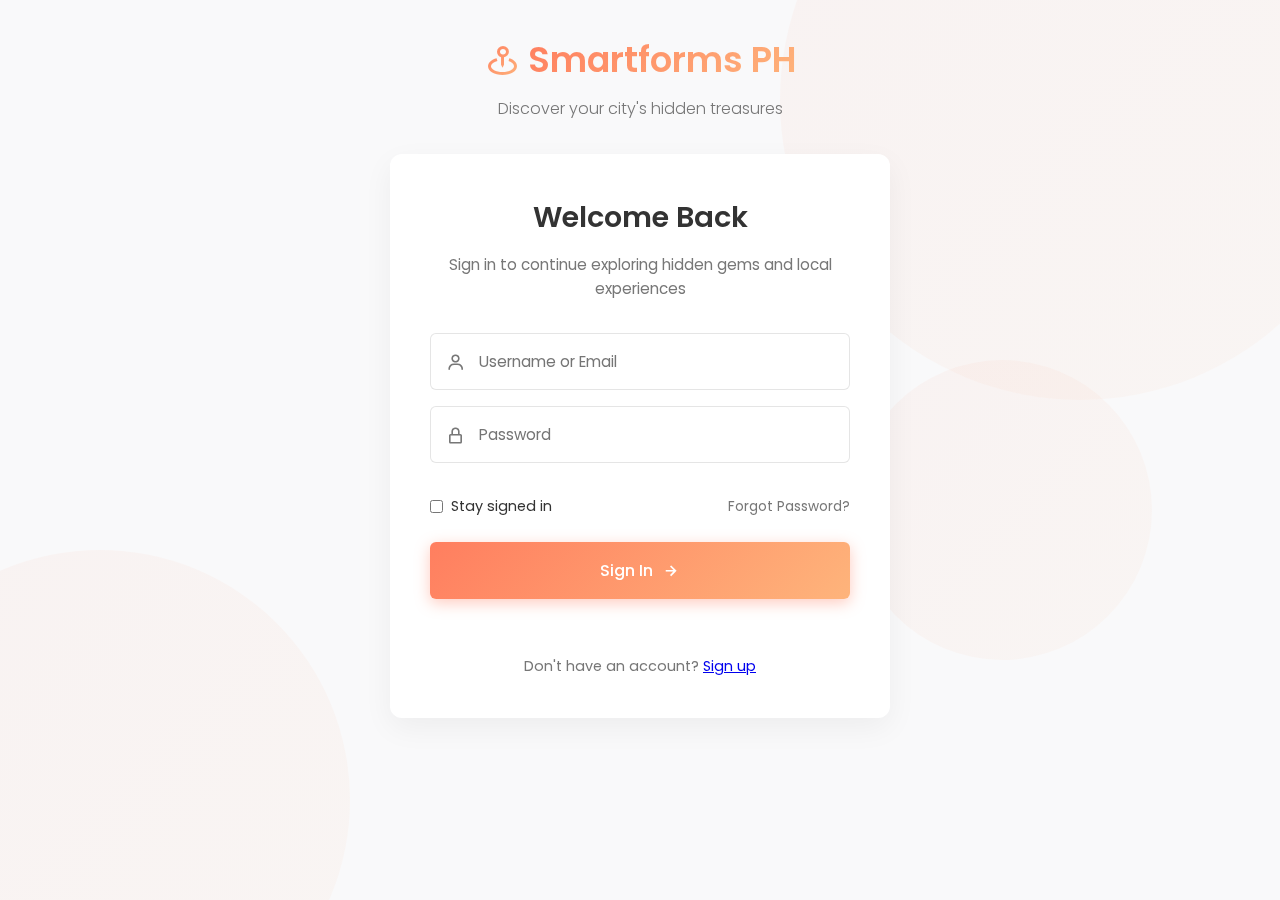
<file: index.html>
<!DOCTYPE html>
<html lang="en">
<head>
    <meta charset="utf-8">
    <meta name="viewport" content="width=device-width, initial-scale=1.0">
    <meta name="description" content="Login to Tung Tung Sahur - discover and share local hidden gems in your city">
    <title>Smartforms PH - Login</title>
    <link rel="stylesheet" href="styles.css">
    <link href='https://unpkg.com/boxicons@2.1.4/css/boxicons.min.css' rel='stylesheet'>
    <link href="https://fonts.googleapis.com/css2?family=Poppins:wght@300;400;500;600;700&display=swap" rel="stylesheet">
    <!-- Add preconnect for external resources -->
    <link rel="preconnect" href="https://unpkg.com">
    <link rel="preconnect" href="https://fonts.googleapis.com">
    <link rel="preconnect" href="https://fonts.gstatic.com" crossorigin>
</head>

<body>
    <div class="page-container">
        <!-- Background Elements -->
        <div class="background-elements">
            <div class="circle circle-1"></div>
            <div class="circle circle-2"></div>
            <div class="circle circle-3"></div>
        </div>
        
        <!-- Main Content -->
        <div class="container">
            <!-- Logo & Branding -->
            <div class="branding">
                <div class="logo">
                    <i class='bx bx-map-pin'></i>
                    <h1>Smartforms PH</h1>
                </div>
                <p class="tagline">Discover your city's hidden treasures</p>
            </div>

            <!-- Message container for errors and success messages -->
            <div id="message-container" class="message-container" role="alert" aria-live="assertive"></div>
            
            <!-- Login Section -->
            <section id="login-section" class="form-section">
                <h2>Welcome Back</h2>
                <p class="section-intro">Sign in to continue exploring hidden gems and local experiences</p>
                
                <form id="login-form" method="POST" class="animated-form">
                    <div class="form-group">
                        <div class="input-login">
                            <input type="text" id="loginUsername" placeholder="Username or Email" name="loginUsername" required autocomplete="username">
                            <i class='bx bx-user'></i>
                        </div>
                    </div>
                    
                    <div class="form-group">
                        <div class="input-login password-wrap">
                            <input type="password" id="loginPassword" placeholder="Password" name="loginPassword" autocomplete="current-password" required>
                            <i class='bx bx-lock-alt'></i>
                        </div>
                    </div>
                    
                    <div class="form-options">
                        <div class="checkbox-wrapper">
                            <input type="checkbox" id="staySignedIn" name="staySignedIn">
                            <label for="staySignedIn">Stay signed in</label>
                        </div>
                        <a href="#" class="forgot-password">Forgot Password?</a>
                    </div>
                    
                    <button type="submit" class="btn btn-gradient">
                        <span>Sign In</span>
                        <i class='bx bx-right-arrow-alt'></i>
                    </button>
                    
                    <div class="form-footer">
                        <p>Don't have an account? <a href="register.html" class="register">Sign up</a></p>
                    </div>
                </form>
            </section>
        </div>
    </div>

    <script src="script.js" defer></script>
</body>
</html>
</file>
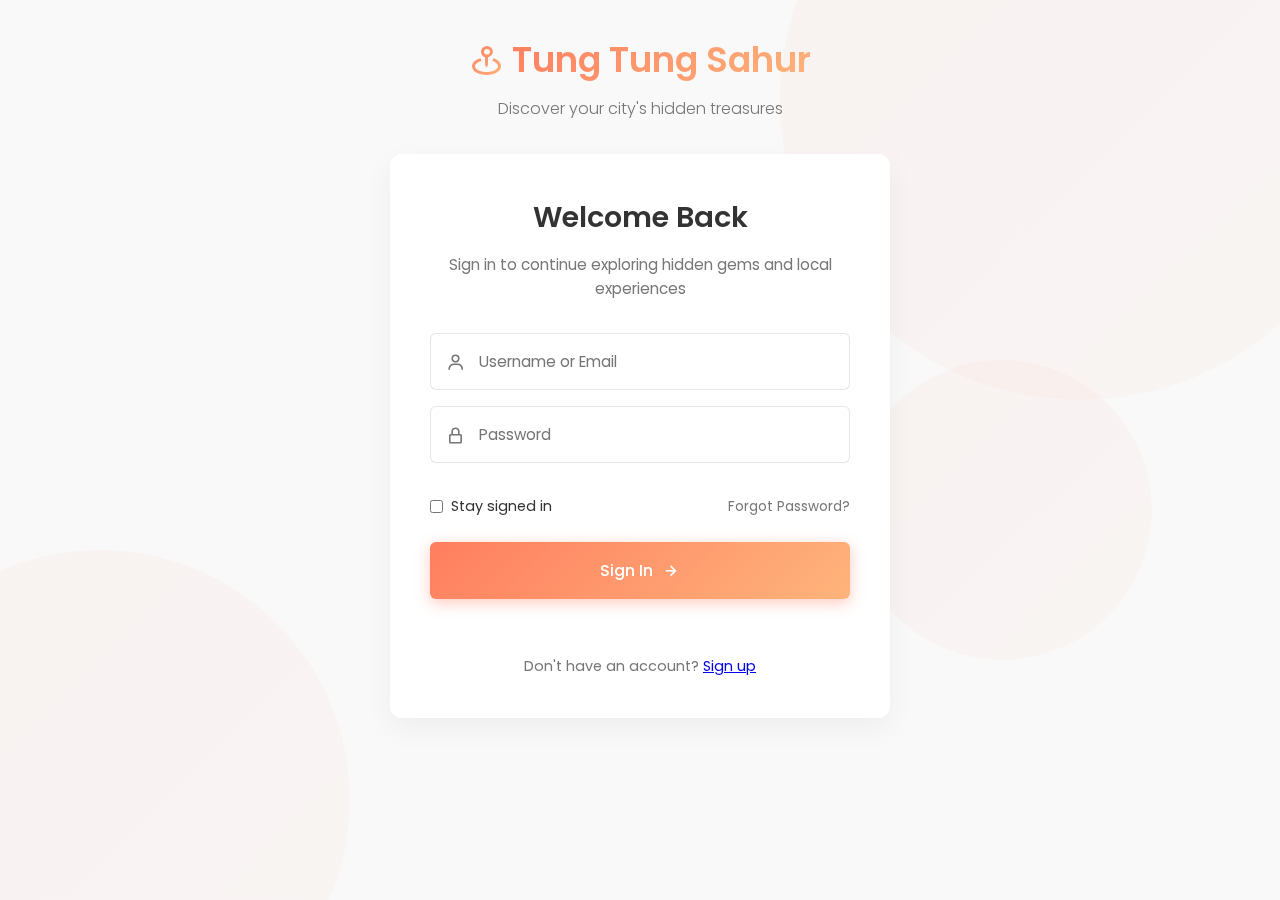
<file: login.html>
<!DOCTYPE html>
<html lang="en">
<head>
    <meta charset="utf-8">
    <meta name="viewport" content="width=device-width, initial-scale=1.0">
    <meta name="description" content="Login to Tung Tung Sahur - discover and share local hidden gems in your city">
    <title>Tung Tung Sahur - Login</title>
    <link rel="stylesheet" href="styles.css">
    <link href='https://unpkg.com/boxicons@2.1.4/css/boxicons.min.css' rel='stylesheet'>
    <link href="https://fonts.googleapis.com/css2?family=Poppins:wght@300;400;500;600;700&display=swap" rel="stylesheet">
    <!-- Add preconnect for external resources -->
    <link rel="preconnect" href="https://unpkg.com">
    <link rel="preconnect" href="https://fonts.googleapis.com">
    <link rel="preconnect" href="https://fonts.gstatic.com" crossorigin>
</head>

<body>
    <div class="page-container">
        <!-- Background Elements -->
        <div class="background-elements">
            <div class="circle circle-1"></div>
            <div class="circle circle-2"></div>
            <div class="circle circle-3"></div>
        </div>
        
        <!-- Main Content -->
        <div class="container">
            <!-- Logo & Branding -->
            <div class="branding">
                <div class="logo">
                    <i class='bx bx-map-pin'></i>
                    <h1>Tung Tung Sahur</h1>
                </div>
                <p class="tagline">Discover your city's hidden treasures</p>
            </div>

            <!-- Message container for errors and success messages -->
            <div id="message-container" class="message-container" role="alert" aria-live="assertive"></div>
            
            <!-- Login Section -->
            <section id="login-section" class="form-section">
                <h2>Welcome Back</h2>
                <p class="section-intro">Sign in to continue exploring hidden gems and local experiences</p>
                
                <form id="login-form" method="POST" class="animated-form">
                    <div class="form-group">
                        <div class="input-login">
                            <input type="text" id="loginUsername" placeholder="Username or Email" name="loginUsername" required autocomplete="username">
                            <i class='bx bx-user'></i>
                        </div>
                    </div>
                    
                    <div class="form-group">
                        <div class="input-login password-wrap">
                            <input type="password" id="loginPassword" placeholder="Password" name="loginPassword" autocomplete="current-password" required>
                            <i class='bx bx-lock-alt'></i>
                        </div>
                    </div>
                    
                    <div class="form-options">
                        <div class="checkbox-wrapper">
                            <input type="checkbox" id="staySignedIn" name="staySignedIn">
                            <label for="staySignedIn">Stay signed in</label>
                        </div>
                        <a href="#" class="forgot-password">Forgot Password?</a>
                    </div>
                    
                    <button type="submit" class="btn btn-gradient">
                        <span>Sign In</span>
                        <i class='bx bx-right-arrow-alt'></i>
                    </button>
                    
                    <div class="form-footer">
                        <p>Don't have an account? <a href="register.html" class="register">Sign up</a></p>
                    </div>
                </form>
            </section>
        </div>
    </div>

    <script src="script.js" defer></script>
</body>
</html>
</file>
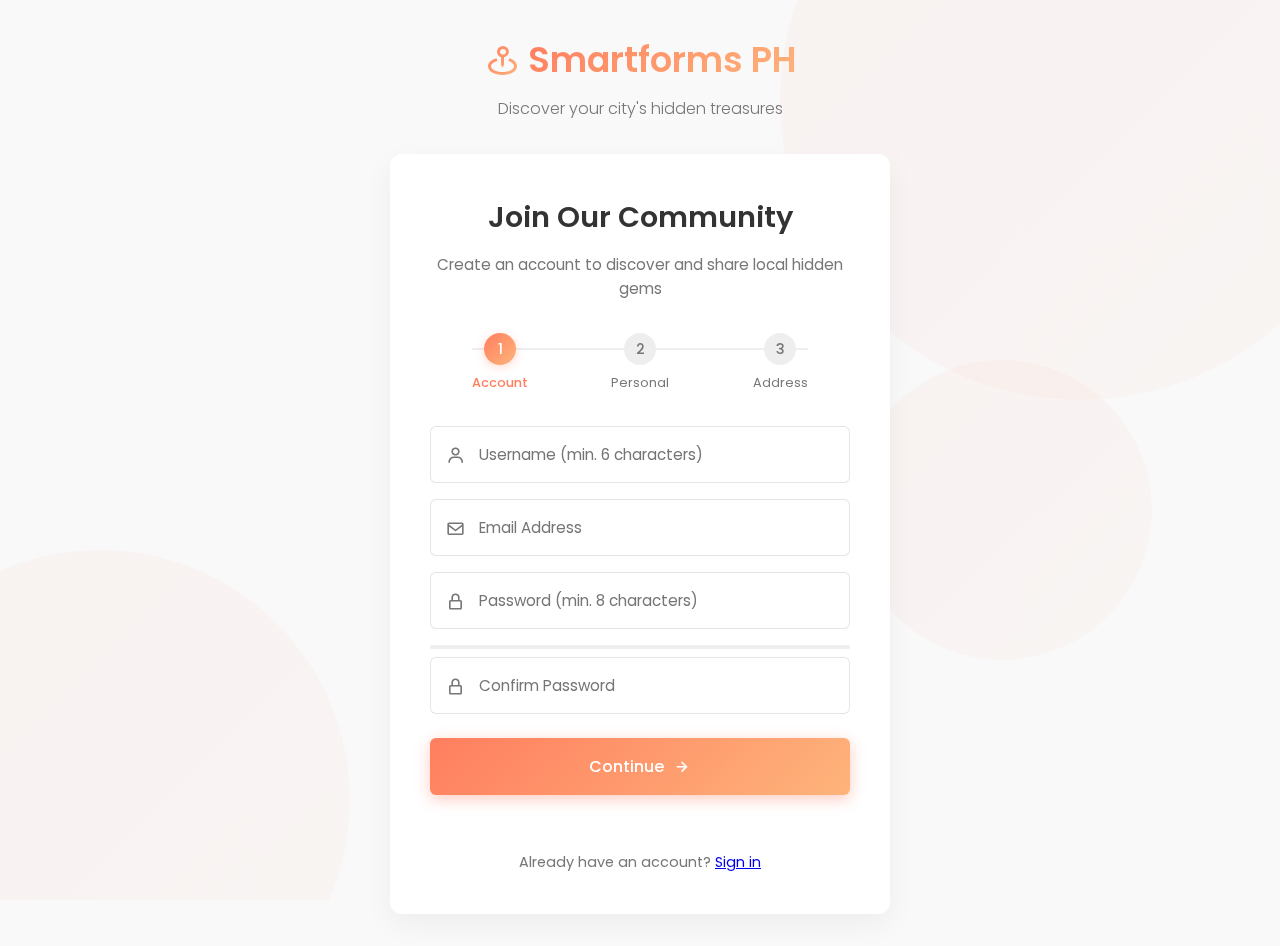
<file: register.html>
<!DOCTYPE html>
<html lang="en">
<head>
    <meta charset="utf-8">
    <meta name="viewport" content="width=device-width, initial-scale=1.0">
    <meta name="description" content="Sign up for Smartforms PH - discover and share local hidden gems in your city">
    <title>Smartforms PH - Register</title>
    <link rel="stylesheet" href="styles.css">
    <link href='https://unpkg.com/boxicons@2.1.4/css/boxicons.min.css' rel='stylesheet'>
    <link href="https://fonts.googleapis.com/css2?family=Poppins:wght@300;400;500;600;700&display=swap" rel="stylesheet">
    <!-- Add preconnect for external resources -->
    <link rel="preconnect" href="https://unpkg.com">
    <link rel="preconnect" href="https://fonts.googleapis.com">
    <link rel="preconnect" href="https://fonts.gstatic.com" crossorigin>
</head>

<body>
    <div class="page-container">
        <!-- Background Elements -->
        <div class="background-elements">
            <div class="circle circle-1"></div>
            <div class="circle circle-2"></div>
            <div class="circle circle-3"></div>
        </div>
        
        <!-- Main Content -->
        <div class="container">
            <!-- Logo & Branding -->
            <div class="branding">
                <div class="logo">
                    <i class='bx bx-map-pin'></i>
                    <h1>Smartforms PH</h1>
                </div>
                <p class="tagline">Discover your city's hidden treasures</p>
            </div>

            <!-- Message container for errors and success messages -->
            <div id="message-container" class="message-container" role="alert" aria-live="assertive"></div>
            
            <!-- Register Section -->
            <section id="register-section" class="form-section">
                <h2>Join Our Community</h2>
                <p class="section-intro">Create an account to discover and share local hidden gems</p>
                
                <div class="progress-indicator">
                    <div class="progress-step active" data-step="1">
                        <div class="step-number">1</div>
                        <span class="step-label">Account</span>
                    </div>
                    <div class="progress-step" data-step="2">
                        <div class="step-number">2</div>
                        <span class="step-label">Personal</span>
                    </div>
                    <div class="progress-step" data-step="3">
                        <div class="step-number">3</div>
                        <span class="step-label">Address</span>
                    </div>
                </div>
                
                <form id="register-form" action="register.php" method="POST" class="multi-step-form animated-form">
                    
                    <!-- Step 1: Account Info -->
                    <div class="form-step" id="step-1">
                        <div class="form-group">
                            <div class="input-register">
                                <input type="text" id="username" name="username" placeholder="Username (min. 6 characters)" required minlength="6" autocomplete="username">
                                <i class='bx bx-user'></i>
                            </div>
                        </div>
                        
                        <div class="form-group">
                            <div class="input-register">
                                <input type="email" id="email" name="email" placeholder="Email Address" required autocomplete="email">
                                <i class='bx bx-envelope'></i>
                            </div>
                        </div>
                        
                        <div class="form-group">
                            <div class="input-register password-wrap">
                                <input type="password" id="password" name="password" placeholder="Password (min. 8 characters)" minlength="8" required autocomplete="new-password">
                                <i class='bx bx-lock-alt'></i>
                            </div>

                            <div class="password-strength">
                                <div class="strength-meter">
                                    <div class="strength-meter-fill" id="strength-meter-fill"></div>
                                </div>
                                <div id="password-feedback" class="feedback-msg"></div>
                            </div>
                        </div>
                        
                        <div class="form-group">
                            <div class="input-register password-wrap">
                                <input type="password" id="confirmPassword" name="confirmPassword" placeholder="Confirm Password" required autocomplete="new-password">
                                <i class='bx bx-lock-alt'></i>
                            </div>
                        </div>
                        
                        <div class="form-navigation">
                            <button type="button" class="btn btn-gradient next-step" data-next="2">
                                <span>Continue</span>
                                <i class='bx bx-right-arrow-alt'></i>
                            </button>
                        </div>
                    </div>
                    
                    <!-- Step 2: Personal Info -->
                    <div class="form-step" id="step-2" style="display: none;">
                        <div class="form-row">
                            <div class="form-group">
                                <div class="input-register">
                                    <input type="text" id="lastName" name="lastName" placeholder="Last Name" required autocomplete="family-name">
                                    <i class='bx bx-user'></i>
                                </div>
                            </div>
                            <div class="form-group">
                                <div class="input-register">
                                    <input type="text" id="firstName" name="firstName" placeholder="First Name" required autocomplete="given-name">
                                    <i class='bx bx-user'></i>
                                </div>
                            </div>
                        </div>
                        
                        <div class="form-row">
                            <div class="form-group">
                                <div class="input-register">
                                    <input type="text" id="middleName" name="middleName" placeholder="Middle Name" autocomplete="additional-name">
                                    <i class='bx bx-user'></i>
                                </div>
                            </div>
                            <div class="form-group">
                                <div class="input-register">
                                    <input type="text" id="suffix" name="suffix" placeholder="Suffix (Jr/Sr/I/II/III)">
                                    <i class='bx bx-id-card'></i>
                                </div>
                            </div>
                        </div>

                        <div class="form-row"></div>
                            <div class="form-group">
                                <div class="input-register">
                                    <input type="tel" id="phone" name="phone" placeholder="Phone Number (09123456789)" pattern="[0-9]{11}" minlength="11" maxlength="11" required autocomplete="tel">
                                    <i class='bx bx-phone'></i>
                                </div>
                            </div>

                            <div class="form-group">
                                <div class="input-register">
                                    <input type="date" id="dob" name="dob" placeholder="Date of Birth" required>
                                    <i class='bx bx-calendar'></i>
                                </div>
                            </div>
                        
                        <div class="form-navigation">
                            <button type="button" class="btn btn-outline prev-step" data-prev="1">
                                <i class='bx bx-left-arrow-alt'></i>
                                <span>Back</span>
                            </button>
                            <button type="button" class="btn btn-gradient next-step" data-next="3">
                                <span>Continue</span>
                                <i class='bx bx-right-arrow-alt'></i>
                            </button>
                        </div>
                    </div>
                    
                    <!-- Step 3: Address -->
                    <div class="form-step" id="step-3" style="display: none;">
                        <div class="form-group">
                            <div class="input-register">
                                <select id="select-region" name="select_region" required>
                                    <option value="" disabled selected>Select Region</option>
                                </select>
                                <i class='bx bx-map'></i>
                            </div>
                        </div>

                        <div class="form-group">
                            <div class="input-register">
                                <select id="region-province" name="region_province" required>
                                    <option value="" disabled selected>Select Province</option>
                                </select>
                                <i class='bx bx-map-alt'></i>
                            </div>
                        </div>

                        <div class="form-group">
                            <div class="input-register">
                                <select id="province-cities" name="province_cities" required>
                                    <option value="" disabled selected>Select City</option>
                                </select>
                                <i class='bx bx-building-house'></i>
                            </div>
                        </div>

                        <div class="form-group">
                            <div class="input-register">
                                <select id="cities-barangay" name="cities_barangay" required>
                                    <option value="" disabled selected>Select Barangay</option>
                                </select>
                                <i class='bx bx-home'></i>
                            </div>
                        </div>
                        <div class="form-group">
                            <div class="input-register">
                                <input type="text" id="building" name="building" placeholder="House/Building No." required autocomplete="address-line1">
                                <i class='bx bx-building'></i>
                            </div>
                        </div>
                        <div class="form-group">
                            <div class="input-register">
                                <input type="text" id="street" name="street" placeholder="Street Name" required autocomplete="address-line2">
                                <i class='bx bx-street-view'></i>
                            </div>
                        </div>

                        <div class="form-group">
                            <div class="input-register">
                                <input type="text" id="zip" name="zip" placeholder="ZIP Code" required pattern="[0-9]*" autocomplete="postal-code">
                                <i class='bx bx-code-alt'></i>
                            </div>
                        </div>
                        
                        <div class="form-options">
                            <div class="checkbox-wrapper">
                                <input type="checkbox" id="regAgreeTerms" name="regAgreeTerms" required>
                                <label for="regAgreeTerms">I agree to the <a href="#">Terms & Conditions</a> and <a href="#">Privacy Policy</a></label>
                            </div>
                        </div>
                        
                        <div class="form-navigation">
                            <button type="button" class="btn btn-outline prev-step" data-prev="2">
                                <i class='bx bx-left-arrow-alt'></i>
                                <span>Back</span>
                            </button>
                            <button type="submit" class="btn btn-gradient">
                                <span>Create Account</span>
                                <i class='bx bx-check'></i>
                            </button>
                        </div>
                    </div>
                    
                    <div class="form-footer">
                        <p>Already have an account? <a href="login.html" class="login">Sign in</a></p>
                    </div>
                </form>
            </section>
        </div>
    </div>

    <script src="script.js" defer></script>
</body>
</html>
</file>
<file: styles.css>
/* ========== VARIABLES ========== */
:root {
  --primary-gradient: linear-gradient(135deg, #ff7e5f 0%, #feb47b 100%);
  --secondary-gradient: linear-gradient(135deg, #ff9a9e 0%, #fad0c4 100%);
  --accent-color: #ff7e5f;
  --text-color: #333;
  --text-light: #777;
  --background-light: #fff;
  --background-off: #f9f9fa;
  --shadow-soft: 0 10px 30px rgba(0, 0, 0, 0.05);
  --shadow-medium: 0 15px 35px rgba(0, 0, 0, 0.1);
  --radius-sm: 6px;
  --radius-md: 12px;
  --radius-lg: 24px;
  --transition: all 0.3s ease;
  --font-family: 'Poppins', sans-serif;
  
  /* Status colors */
  --success-color: #4caf50;
  --error-color: #ff4d4d;
  --warning-color: #ffa500;
}

/* ========== RESET & BASE ========== */
*, *::before, *::after {
  margin: 0;
  padding: 0;
  box-sizing: border-box;
}

body {
  font-family: var(--font-family);
  color: var(--text-color);
  background-color: var(--background-off);
  line-height: 1.6;
  overflow-x: hidden;
}

/* ========== BACKGROUND ELEMENTS ========== */
.background-elements {
  position: fixed;
  top: 0;
  left: 0;
  width: 100%;
  height: 100%;
  z-index: -1;
  overflow: hidden;
}

.circle {
  position: absolute;
  border-radius: 50%;
  background: var(--primary-gradient);
  opacity: 0.05;
}

.circle-1 {
  width: 600px;
  height: 600px;
  top: -200px;
  right: -100px;
  animation: float 15s infinite alternate ease-in-out;
}

.circle-2 {
  width: 500px;
  height: 500px;
  bottom: -150px;
  left: -150px;
  animation: float 20s infinite alternate-reverse ease-in-out;
}

.circle-3 {
  width: 300px;
  height: 300px;
  top: 40%;
  right: 10%;
  animation: float 18s infinite alternate ease-in-out;
}

/* ========== ANIMATIONS ========== */
@keyframes float {
  0% { transform: translate(0, 0) rotate(0deg); }
  100% { transform: translate(20px, 20px) rotate(10deg); }
}

@keyframes fadeIn {
  from { opacity: 0; transform: translateY(-10px); }
  to { opacity: 1; transform: translateY(0); }
}

@keyframes shake {
  0%, 100% { transform: translateX(0); }
  20%, 60% { transform: translateX(-5px); }
  40%, 80% { transform: translateX(5px); }
}

/* ========== LAYOUT ========== */
.page-container {
  display: flex;
  flex-direction: column;
  min-height: 100vh;
  padding: 2rem;
  position: relative;
}

.container {
  max-width: 1200px;
  width: 100%;
  margin: 0 auto;
  display: flex;
  flex-direction: column;
  align-items: center;
  justify-content: center;
}

/* ========== BRANDING & LOGO ========== */
.branding {
  text-align: center;
  margin-bottom: 2rem;
}

.logo {
  display: flex;
  align-items: center;
  justify-content: center;
  margin-bottom: 0.5rem;
}

.logo i {
  font-size: 2.2rem;
  margin-right: 0.5rem;
  background: var(--primary-gradient);
  background-clip: text;
  -webkit-text-fill-color: transparent;
}

.logo h1 {
  font-size: 2.2rem;
  font-weight: 600;
  background: var(--primary-gradient);
  background-clip: text;
  -webkit-text-fill-color: transparent;
}

.tagline {
  font-size: 1rem;
  color: var(--text-light);
  font-weight: 300;
}

/* ========== FORMS ========== */
.form-section {
  background-color: var(--background-light);
  padding: 2.5rem;
  border-radius: var(--radius-md);
  box-shadow: var(--shadow-soft);
  width: 100%;
  max-width: 500px;
  margin: 0 auto;
  position: relative;
  overflow: hidden;
  transition: var(--transition);
}

.form-section h2 {
  font-size: 1.8rem;
  font-weight: 600;
  margin-bottom: 0.8rem;
  text-align: center;
}

.section-intro {
  text-align: center;
  color: var(--text-light);
  margin-bottom: 2rem;
  font-size: 0.95rem;
}

.animated-form {
  display: flex;
  flex-direction: column;
  gap: 1.5rem;
  animation: fadeIn 0.5s ease;
}

.form-group {
  position: relative;
}

.form-row {
  display: grid;
  grid-template-columns: 1fr 1fr;
  gap: 1rem;
}

.input-login {
  position: relative;
  display: flex;
  margin-bottom: -0.5rem;
}

.input-login  i {
  position: absolute;
  color: var(--text-light);
  font-size: 1.2rem;
  left: 1rem;
  top: 35%;
  transition: var(--transition);
  pointer-events: none;

}

.input-register {
  position: relative;
  display: flex;
  margin-bottom: 1rem;
}

.input-register i {
  position: absolute;
  color: var(--text-light);
  font-size: 1.2rem;
  left: 1rem;
  top: 35%;
  transition: var(--transition);
  pointer-events: none;
}

/* Password input styles */
.password-wrap {
  position: relative;
}

.toggle-password {
  position: absolute;
  right: 1rem;
  top: 50%;
  transform: translateY(-50%);
  cursor: pointer;
  color: var(--text-light);
  transition: var(--transition);
}

.toggle-password:hover {
  color: var(--accent-color);
}

/* Form inputs */
input, select {
  width: 100%;
  padding: 1rem 1rem 1rem 3rem;
  border: 1px solid rgba(0, 0, 0, 0.1);
  border-radius: var(--radius-sm);
  font-family: var(--font-family);
  font-size: 0.95rem;
  background-color: #fff;
  transition: var(--transition);
}

input:focus, select:focus {
  outline: none;
  border-color: var(--accent-color);
  box-shadow: 0 0 0 3px rgba(255, 126, 95, 0.1);
  transform: translateY(-2px);
}

input:focus + i {
  color: var(--accent-color);
}

/* Custom select styling */
select {
  -webkit-appearance: none;
  -moz-appearance: none;
  appearance: none;
  background-image: url("data:image/svg+xml,%3Csvg xmlns='http://www.w3.org/2000/svg' width='24' height='24' viewBox='0 0 24 24' fill='none' stroke='%23777' stroke-width='2' stroke-linecap='round' stroke-linejoin='round'%3E%3Cpolyline points='6 9 12 15 18 9'%3E%3C/polyline%3E%3C/svg%3E");
  background-repeat: no-repeat;
  background-position: right 1rem center;
  background-size: 1rem;
  padding-right: 2.5rem;
}

/* Validation styles */
.input-error {
  border-color: var(--error-color) !important;
  animation: shake 0.5s linear;
}

/* Password strength meter */
.password-strength {
  margin-top: 0.5rem;
}

.strength-meter {
  height: 4px;
  background-color: #eee;
  border-radius: 2px;
  margin-bottom: 0.5rem;
}

.strength-meter-fill {
  height: 100%;
  border-radius: 2px;
  width: 0;
  transition: var(--transition);
}

.feedback-msg {
  font-size: 0.8rem;
  color: var(--text-light);
}

.feedback-msg.valid {
  color: var(--success-color);
}

/* Form options */
.form-options {
  display: flex;
  justify-content: space-between;
  align-items: center;
  margin-top: 1rem;
  font-size: 0.9rem;
}

.checkbox-wrapper {
  display: flex;
  align-items: center;
  gap: 0rem;
}

.checkbox-wrapper input[type="checkbox"] {
  width: auto;
  margin-right: 0.5rem;
  accent-color: var(--accent-color);
}

.forgot-password {
  color: var(--text-light);
  font-size: 0.85rem;
  text-decoration: none;
  transition: var(--transition);
}

.forgot-password:hover {
  color: var(--accent-color);
}

/* ========== BUTTONS ========== */
.btn {
  display: flex;
  align-items: center;
  justify-content: center;
  gap: 0.5rem;
  padding: 1rem;
  border: none;
  border-radius: var(--radius-sm);
  font-family: var(--font-family);
  font-size: 1rem;
  font-weight: 500;
  cursor: pointer;
  transition: var(--transition);
  width: 100%;
}

.btn-gradient {
  background: var(--primary-gradient);
  color: white;
  box-shadow: 0 4px 15px rgba(255, 126, 95, 0.4);
}

.btn-gradient:hover {
  box-shadow: 0 8px 20px rgba(255, 126, 95, 0.6);
  transform: translateY(-2px);
}

.btn-gradient:active {
  transform: translateY(0);
}

.btn-outline {
  background-color: transparent;
  border: 1px solid rgba(0, 0, 0, 0.1);
  color: var(--text-light);
}

.btn-outline:hover {
  border-color: var(--accent-color);
  color: var(--accent-color);
}

.btn i {
  font-size: 1.2rem;
  transition: var(--transition);
}

.btn:hover i {
  transform: translateX(4px);
}

.btn-outline:hover i {
  transform: translateX(-4px);
}

.form-footer {
  text-align: center;
  margin-top: 2rem;
  font-size: 0.9rem;
  color: var(--text-light);
}

/* ========== PROGRESS INDICATOR ========== */
.progress-indicator {
  display: flex;
  justify-content: space-between;
  margin-bottom: 2rem;
  position: relative;
}

.progress-indicator::before {
  content: '';
  position: absolute;
  top: 15px;
  left: 10%;
  right: 10%;
  height: 2px;
  background-color: #eee;
  z-index: 0;
}

.progress-step {
  display: flex;
  flex-direction: column;
  align-items: center;
  position: relative;
  z-index: 1;
  flex: 1;
}

.step-number {
  display: flex;
  align-items: center;
  justify-content: center;
  width: 32px;
  height: 32px;
  border-radius: 50%;
  background-color: #eee;
  color: var(--text-light);
  font-size: 0.9rem;
  font-weight: 500;
  margin-bottom: 0.5rem;
  transition: var(--transition);
}

.step-label {
  font-size: 0.8rem;
  color: var(--text-light);
  transition: var(--transition);
}

.progress-step.active .step-number {
  background: var(--primary-gradient);
  color: white;
  box-shadow: 0 2px 10px rgba(255, 126, 95, 0.3);
}

.progress-step.active .step-label {
  color: var(--accent-color);
  font-weight: 500;
}

/* ========== MULTI-STEP FORM ========== */
.multi-step-form {
  position: relative;
}

.form-step {
  transition: var(--transition);
}

.form-navigation {
  display: flex;
  justify-content: space-between;
  gap: 1rem;
  margin-top: 1.5rem;
}

/* ========== MESSAGE CONTAINER ========== */
.message-container {
  padding: 1rem 1.5rem;
  border-radius: var(--radius-sm);
  margin-bottom: 1.5rem;
  width: 100%;
  max-width: 500px;
  font-size: 0.9rem;
  display: none;
  animation: fadeIn 0.3s ease;
}

.error-message {
  background-color: #ffebee;
  color: #d32f2f;
  border-left: 4px solid #d32f2f;
}

.success-message {
  background-color: #e8f5e9;
  color: #388e3c;
  border-left: 4px solid #388e3c;
}

/* ========== RESPONSIVE STYLES ========== */
@media (max-width: 992px) {
  .features-preview {
    grid-template-columns: repeat(2, 1fr);
  }
}

@media (max-width: 768px) {
  .page-container {
    padding: 1.5rem;
  }
  
  .form-section {
    padding: 2rem;
  }
  
  .form-row {
    grid-template-columns: 1fr;
  }
}

@media (max-width: 576px) {
  .form-section {
    padding: 1.5rem;
  }
  
  .features-preview {
    grid-template-columns: 1fr;
  }
  
  .logo h1 {
    font-size: 1.8rem;
  }
  
  .progress-indicator::before {
    left: 15%;
    right: 15%;
  }
  
  .form-options {
    flex-direction: column;
    align-items: flex-start;
    gap: 0.8rem;
  }
  
  .form-navigation {
    flex-direction: column;
  }
  
  .form-navigation .btn {
    width: 100%;
  }
}
</file>
